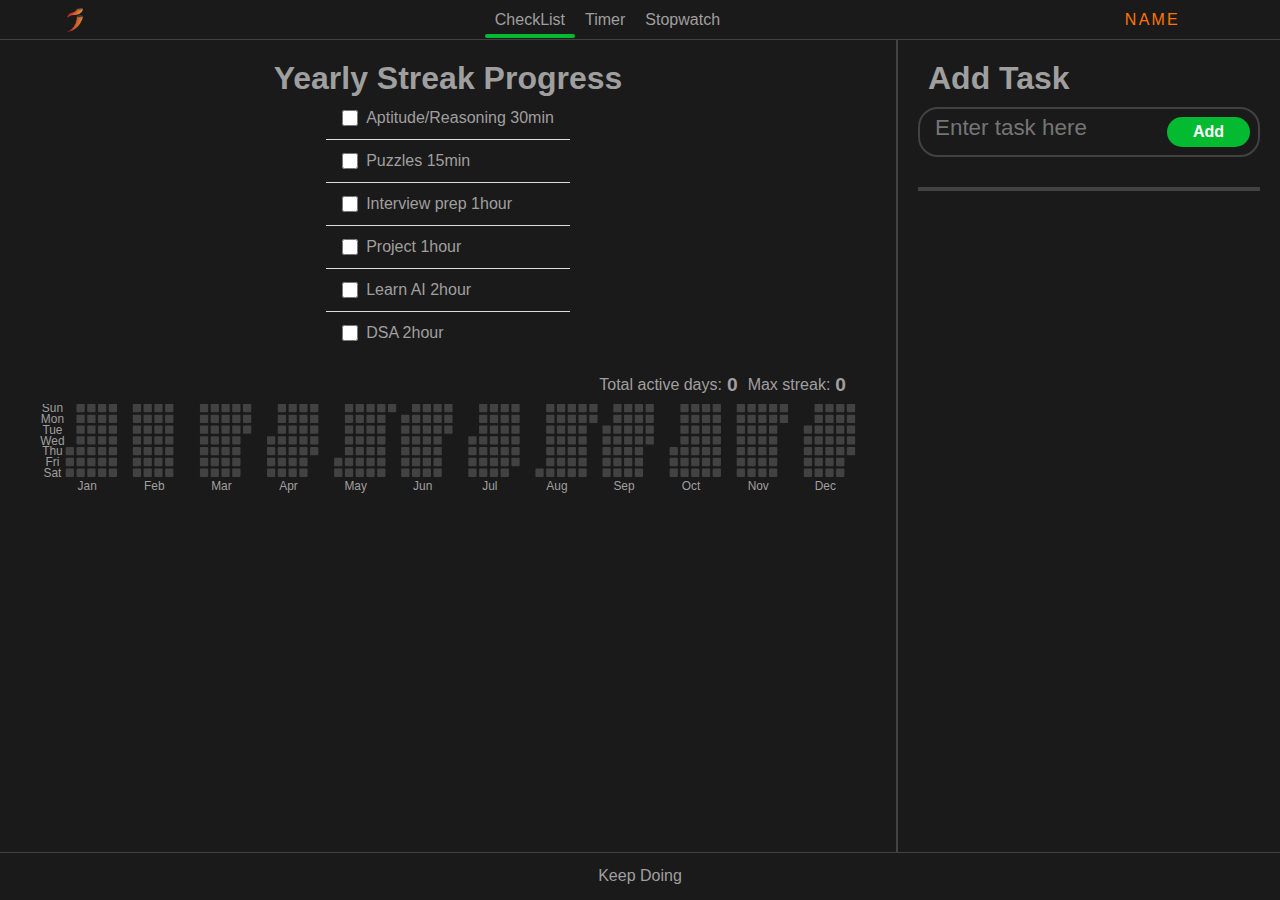
<file: index.html>
<!DOCTYPE html>
<html lang="en">

<head>
    <meta charset="UTF-8" />
    <meta name="viewport" content="width=device-width, initial-scale=1.0" />
    <title>Pomodoro Timer</title>
    <link rel="shortcut icon" href="./img/favicon.ico" type="image/x-icon" />
    <link rel="stylesheet" href="css/style.css" />
    <link rel="stylesheet" href="css/media.css" />
    <link rel="stylesheet" href="css/add-name.css" />
    <script src="js/clock-select.js" type="module"></script>
</head>

<body>
    <!-- -------add name------- -->
    <div class="add-name" id="addname">
        <div class="naming-blk center">
            <label for="naming">Please! Enter your name:</label>
            <input type="text" id="naming" />
            <button type="button" id="set-name">Ok</button>
        </div>
    </div>

    <div class="container" id="main-container">
        <!-- header -->
        <div class="header center" , id="header-id">
            <div class="head-container center">
                <div class="img center">
                    <img src="./img/jaitriya-icon.png" alt="profile-photo" />
                </div>
                <div class="choose-section center">
                    <nav>
                        <ul>
                            <li><a href="#" tabindex="1">CheckList</a></li>
                            <li><a href="#" tabindex="2">Timer</a></li>
                            <li><a href="#" tabindex="3">Stopwatch</a></li>
                        </ul>
                        <div id="marker" class="start-home"></div>
                    </nav>
                </div>
                <div class="name center"><span>name</span></div>
            </div>
        </div>

        <!-- main-page -->
        <div class="main-page center">
            <!-- --------clock section--------------- -->
            <div class="clock-section">
                <div class="time-dialogue center">

                    <div class="checklist-block center">
                        <div class="checklist-box center">
                            <h1>Yearly Streak Progress</h1>
                            <div class="list-check" id="technologyList">
                                <ul>
                                    <li>
                                        <div class="list-item">
                                            <input type="checkbox" id="quant-checkbox" />
                                            <label for="vue-checkbox">Aptitude/Reasoning 30min</label>
                                        </div>
                                    </li>
                                    <li>
                                        <div class="list-item">
                                            <input type="checkbox" id="puzz-checkbox" />
                                            <label for="react-checkbox">Puzzles 15min</label>
                                        </div>
                                    </li>
                                    <li>
                                        <div class="list-item">
                                            <input type="checkbox" id="intv-checkbox" />
                                            <label for="angular-checkbox">Interview prep 1hour</label>
                                        </div>
                                    </li>
                                    <li>
                                        <div class="list-item">
                                            <input type="checkbox" id="proj-checkbox" />
                                            <label for="angular-checkbox">Project 1hour</label>
                                        </div>
                                    </li>
                                    <li>
                                        <div class="list-item">
                                            <input type="checkbox" id="ai-checkbox" />
                                            <label for="angular-checkbox">Learn AI 2hour</label>
                                        </div>
                                    </li>
                                    <li>
                                        <div class="list-item">
                                            <input type="checkbox" id="dsa-checkbox" />
                                            <label for="angular-checkbox">DSA 2hour</label>
                                        </div>
                                    </li>
                                </ul>
                            </div>
                        </div>
                        <div class="day-streak">
                            <div class="streak-info">
                                Total active days: <span id="total-days">0</span> Max streak: <span
                                    id="max-streak">0</span>
                            </div>
                            <div class="day-streak-svg">
                                <svg id="streak-svg" width="100%" viewBox="0 0 985 120"></svg>
                            </div>
                        </div>
                    </div>

                    <div class="stopwatch-block center">
                        <div class="stopwatch-countdown-box">
                            <div class="stopwatch-countdown center">
                                <div class="inner-circle"></div>
                                <div class="time-stamp center">
                                    <div id="stopwatch-tiktok" class="center">
                                        <p>00:00:00<span>.0</span></p>
                                    </div>
                                </div>
                            </div>
                        </div>

                        <div class="stopwatch-controller controller-btn center">
                            <button type="button" id="reset" value="stopper" tabindex="9">
                                <svg xmlns="http://www.w3.org/2000/svg" height="32px" viewBox="0 -960 960 960"
                                    width="32px" fill="#FFFFFF">
                                    <path
                                        d="M440-122q-121-15-200.5-105.5T160-440q0-66 26-126.5T260-672l57 57q-38 34-57.5 79T240-440q0 88 56 155.5T440-202v80Zm80 0v-80q87-16 143.5-83T720-440q0-100-70-170t-170-70h-3l44 44-56 56-140-140 140-140 56 56-44 44h3q134 0 227 93t93 227q0 121-79.5 211.5T520-122Z" />
                                </svg>
                            </button>
                            <button type="button" id="play-pause" value="play" tabindex="10">
                                <svg xmlns="http://www.w3.org/2000/svg" height="32px" viewBox="0 -960 960 960"
                                    width="32px" fill="#FFFFFF">
                                    <path
                                        d="m380-300 280-180-280-180v360ZM480-80q-83 0-156-31.5T197-197q-54-54-85.5-127T80-480q0-83 31.5-156T197-763q54-54 127-85.5T480-880q83 0 156 31.5T763-763q54 54 85.5 127T880-480q0 83-31.5 156T763-197q-54 54-127 85.5T480-80Zm0-80q134 0 227-93t93-227q0-134-93-227t-227-93q-134 0-227 93t-93 227q0 134 93 227t227 93Zm0-320Z" />
                                </svg>
                            </button>
                            <button type="button" id="play-pause" value="pause" tabindex="11">
                                <svg xmlns="http://www.w3.org/2000/svg" height="32px" viewBox="0 -960 960 960"
                                    width="32px" fill="#FFFFFF">
                                    <path
                                        d="M326.67-326.67h306.66v-306.66H326.67v306.66ZM480.18-80q-82.83 0-155.67-31.5-72.84-31.5-127.18-85.83Q143-251.67 111.5-324.56T80-480.33q0-82.88 31.5-155.78Q143-709 197.33-763q54.34-54 127.23-85.5T480.33-880q82.88 0 155.78 31.5Q709-817 763-763t85.5 127Q880-563 880-480.18q0 82.83-31.5 155.67Q817-251.67 763-197.46q-54 54.21-127 85.84Q563-80 480.18-80Zm.15-66.67q139 0 236-97.33t97-236.33q0-139-96.87-236-96.88-97-236.46-97-138.67 0-236 96.87-97.33 96.88-97.33 236.46 0 138.67 97.33 236 97.33 97.33 236.33 97.33ZM480-480Z" />
                                </svg>
                            </button>
                        </div>
                    </div>

                    <div class="timer-block center">
                        <div class="timer-countdown-box">
                            <div class="timer-countdown center">
                                <div class="semicircle"></div>
                                <div class="semicircle"></div>
                                <div class="semicircle"></div>
                                <div class="outermost-circle"></div>
                                <div id="time-stamp" class="time-stamp center">
                                    <div id="timer-tiktok" class="tik-tok center">
                                        <select name="minutes" id="minutes" tabindex="2" title="minutes">
                                            <option value="00" selected>00</option>
                                        </select>
                                        <span>:</span>
                                        <select name="seconds" id="seconds" tabindex="3" title="seconds">
                                            <option value="00" selected>00</option>
                                        </select>
                                    </div>
                                    <div class="timer-repeater" title="Number of repeat">
                                        <span>0</span>
                                        <span>/</span>
                                        <select name="repeater" id="repeater" tabindex="4">
                                            <option value="1">1</option>
                                        </select>
                                    </div>
                                </div>
                            </div>
                        </div>

                        <div class="timer-controller controller-btn center">
                            <button type="button" id="reset" tabindex="5">
                                <svg xmlns="http://www.w3.org/2000/svg" height="32px" viewBox="0 -960 960 960"
                                    width="32px" fill="#FFFFFF">
                                    <path
                                        d="M440-122q-121-15-200.5-105.5T160-440q0-66 26-126.5T260-672l57 57q-38 34-57.5 79T240-440q0 88 56 155.5T440-202v80Zm80 0v-80q87-16 143.5-83T720-440q0-100-70-170t-170-70h-3l44 44-56 56-140-140 140-140 56 56-44 44h3q134 0 227 93t93 227q0 121-79.5 211.5T520-122Z" />
                                </svg>
                            </button>
                            <button type="button" id="play-pause" value="play" tabindex="6">
                                <svg xmlns="http://www.w3.org/2000/svg" height="32px" viewBox="0 -960 960 960"
                                    width="32px" fill="#FFFFFF">
                                    <path
                                        d="m380-300 280-180-280-180v360ZM480-80q-83 0-156-31.5T197-197q-54-54-85.5-127T80-480q0-83 31.5-156T197-763q54-54 127-85.5T480-880q83 0 156 31.5T763-763q54 54 85.5 127T880-480q0 83-31.5 156T763-197q-54 54-127 85.5T480-80Zm0-80q134 0 227-93t93-227q0-134-93-227t-227-93q-134 0-227 93t-93 227q0 134 93 227t227 93Zm0-320Z" />
                                </svg>
                            </button>
                            <button type="button" id="play-pause" value="pause" tabindex="7">
                                <svg xmlns="http://www.w3.org/2000/svg" height="32px" viewBox="0 -960 960 960"
                                    width="32px" fill="#FFFFFF">
                                    <path
                                        d="M326.67-326.67h306.66v-306.66H326.67v306.66ZM480.18-80q-82.83 0-155.67-31.5-72.84-31.5-127.18-85.83Q143-251.67 111.5-324.56T80-480.33q0-82.88 31.5-155.78Q143-709 197.33-763q54.34-54 127.23-85.5T480.33-880q82.88 0 155.78 31.5Q709-817 763-763t85.5 127Q880-563 880-480.18q0 82.83-31.5 155.67Q817-251.67 763-197.46q-54 54.21-127 85.84Q563-80 480.18-80Zm.15-66.67q139 0 236-97.33t97-236.33q0-139-96.87-236-96.88-97-236.46-97-138.67 0-236 96.87-97.33 96.88-97.33 236.46 0 138.67 97.33 236 97.33 97.33 236.33 97.33ZM480-480Z" />
                                </svg>
                            </button>
                        </div>
                    </div>
                </div>
            </div>

            <!-- --------task section--------------- -->
            <div class="task-section">
                <div class="add-items-block">
                    <div class="to-do-app">
                        <p>Add Task</p>
                    </div>
                    <div class="box-shadow-bottom">
                        <div class="task-dialog">
                            <div class="input-task-area">
                                <input type="text" id="input-task" placeholder="Enter task here" tabindex="12" />
                            </div>
                            <button accesskey="s" type="submit" tabindex="14">Add</button>
                        </div>
                    </div>
                </div>
                <div class="task-lister">
                    <div class="today-text-bar margin-right-10 diff-task-list">
                        <ul id="today-task-list">
                        </ul>
                    </div>
                </div>
            </div>
        </div>
        <div class="footer center">
            <p>Keep Doing</p>
        </div>
    </div>

    <script>
        document.addEventListener("DOMContentLoaded", () => {
            let marker = document.querySelector("#marker");
            let item = document.querySelectorAll("nav a");
            let activePage = window.location.pathname;

            let activeLink = Array.from(item).find((link) =>
                link.href.includes(activePage)
            );
            if (activeLink) {
                marker.style.width = activeLink.offsetWidth + 20 + "px";
                marker.style.left = activeLink.offsetLeft - 10 + "px";
            }

            function indicator(e) {
                marker.style.width = e.offsetWidth + 20 + "px";
                marker.style.left = e.offsetLeft - 10 + "px";
            }
            item.forEach((link) => {
                link.addEventListener("click", (e) => {
                    indicator(e.target);
                });
            });
        });
    </script>
    <script src="js/timer.js" type="module"></script>
    <script src="js/stopwatch.js" type="module"></script>
    <script src="js/todo.js" type="module"></script>
    <script src="js/addname.js" type="module"></script>
    <script src="js/streak-tracket.js" type="module"></script>
</body>

</html>
</file>
<file: css/style.css>
:root {
    --gray-900: #1a1a1a;
    --gray-500: #424242;
    --gray-200: #656363;
    --gr-900: #0a4a00;
    --gr-300: #04ba3180;
    --gr-100: #defff5;
    --red-900: #8b0606;
    --red-300: #d93131;
    --white: #fff;
    --text: #a09f9f;
    --black: #000;
    --pause: #ff7500;
    --b1: #b1b1b1;
    --crossed: #5d5959;
    --repeater: #08f9ff4d;
}

* {
    padding: 0px;
    margin: 0px;
    box-sizing: border-box;
    font-family: 'Gill Sans', 'Gill Sans MT', Calibri, 'Trebuchet MS', sans-serif;
    color: var(--text);
}

::-webkit-scrollbar {
    width: 6px;
}

::-webkit-scrollbar-track {
    background: var(--gray-900);
}

::-webkit-scrollbar-thumb {
    background: var(--gray-500);
    border-radius: 8px;
}

::-webkit-scrollbar-thumb:hover {
    background: var(--gray-500);
}

:focus-visible {
    outline: 1px solid var(--red-300);
}

.svg-white-to-black {
    filter: invert(100%) sepia(100%) saturate(0%) hue-rotate(0deg) brightness(100%) contrast(100%);

}

.container {
    width: 100vw;
    height: 100vh;
    background-color: var(--gray-900);
    overflow-y: auto;
}

.center {
    display: flex;
    justify-content: center;
    align-items: center;
}

/* header */
.head-container {
    justify-content: space-between;
    flex-direction: row;
    width: 100%;
    height: 40px;
    padding: 0px 100px 0px 60px;
    border-bottom: 1px solid var(--gray-500);
    /* filter: drop-shadow(0 5px 15px var(--red-900)); */
}

.img {
    height: 30px;
    width: 30px;
    border-radius: 50%;
}

.img img {
    height: 100%;
    width: 100%;
}

.choose-section {
    height: 100%;
    flex-direction: row;
}

.choose-section nav {
    position: relative;
}

nav ul {
    display: flex;
}

nav ul li {
    list-style: none;
    padding: 5px 10px;
}

nav ul li a {
    position: relative;
    text-decoration: none;
    color: var(--text);
    font-size: 1em;
    font-weight: 400;
}

.name span {
    color: var(--pause);
    text-transform: uppercase;
    letter-spacing: 0.25ch;
}

/* main-page */
.main-page {
    flex-direction: row;
    width: 100%;
    background: var(--gray-900);
}

.clock-section {
    height: 100%;
    width: 70%;
    margin: 20px 0;
    overflow-y: scroll;
}

#marker {
    position: absolute;
    color: var(--white);
    border: 1px solid var(--gr-900);
    border-bottom: 3px solid var(--gr-900);
    border-radius: 10px;
    background: transparent;
    transition: 0.5s;
    pointer-events: none;
    /* visibility: hidden; */
}

/* times */
.time-dialogue {
    position: relative;
    height: 530px;
    margin: auto;
}

/* checklist-section */
.checklist-block {
    position: absolute;
    flex-direction: column;
    justify-content: flex-start;
    width: 100%;
    height: 100%;
}

.checklist-box {
    flex-direction: column;
    margin-top: 20px;
    width: 100%;
}

.list-check ul {
    list-style: none;
    padding: 0;
    margin: 0;
}

.list-check ul li {
    border-bottom: 1px solid #ddd;
}

.list-check ul li:last-child {
    border-bottom: none;
    /* Remove border from last item */
    border-bottom-left-radius: 8px;
    border-bottom-right-radius: 8px;
}

.list-check ul li:first-child {
    border-top-left-radius: 8px;
    border-top-right-radius: 8px;
}

.list-item {
    display: flex;
    align-items: center;
    padding: 0.75rem 1rem;
    cursor: pointer;
    /* Make list items clickable */
}

.list-check ul li input[type="checkbox"] {
    width: 1rem;
    height: 1rem;
    margin-right: 0.5rem;
    accent-color: var(--gr-900);
    border: 1px solid var(--gr-100);
    border-radius: 4px;
}

.list-check ul li label {
    flex-grow: 1;
    /* Allow label to take up available space */
    font-size: 1rem;
    color: var(--text);
}

.day-streak {
    width: calc(100% - 60px);
    padding: 10px;
    margin-top: 10px;
}

.streak-info {
    width: 100%;
    font-size: 1rem;
    margin-bottom: 8px;
    display: flex;
    justify-content: end;
    align-items: center;
}

.streak-info span {
    padding: 0 10px 0 05px;
    font-size: 1.2rem;
    font-weight: 600;
}

.day-streak-svg {
    width: 100%;
}

.month-label {
    fill: var(--text);
    font-size: 0.9rem;
    text-anchor: middle;
}

.day {
    fill: var(--gray-500);
    /* stroke: #1c1c1c; */
}

.completed {
    fill: var(--gr-900);
    /* stroke: var(--gr-900); */
}

/* timer-section */
.timer-block {
    position: absolute;
    flex-direction: column;
    margin-top: 80px;
    visibility: hidden;
}

.timer-countdown-box {
    position: relative;
    height: 400px;
    width: 400px;
}

.controller-btn {
    justify-content: space-around;
    margin-top: 40px;
    width: 100%;
}

.controller-btn button {
    padding: 10px 60px 8px;
    border-radius: 20px;
    cursor: pointer;
}

.controller-btn button:nth-child(1) {
    border: 2px solid var(--red-900);
    background-color: var(--red-900);
    display: none;
}

.controller-btn button:nth-child(2) {
    border: 2px solid var(--gr-900);
    background-color: var(--gr-900);
}

.controller-btn button:nth-child(3) {
    border: 2px solid var(--pause);
    background-color: var(--pause);
    display: none;

}

.controller-btn button:nth-child(1):hover {
    background-color: transparent;
    transition: 0.1s;
}

.controller-btn button:nth-child(2):hover {
    background-color: transparent;
    transition: 0.1s;
}

.controller-btn button:nth-child(3):hover {
    background-color: transparent;
    transition: 0.1s;
}

.timer-countdown {
    position: absolute;
    height: 400px;
    width: 400px;
    border-radius: 50%;
    color: var(--text);
    background-color: var(--red-900);
    overflow: hidden;
    z-index: 1;
}

.semicircle {
    width: 50%;
    height: 100%;
    position: absolute;
    top: 0;
    left: 0;
    transform-origin: right center;
}

.semicircle:nth-child(1) {
    background-color: var(--pause);
    z-index: 2;
    display: none;
}

.semicircle:nth-child(2) {
    background-color: var(--pause);
    z-index: 3;
    display: none;
}

.semicircle:nth-child(3) {
    background-color: var(--red-900);
    z-index: 4;
    display: none;
}

.outermost-circle {
    width: 390px;
    height: 390px;
    background-color: var(--gray-900);
    border-radius: 50%;
    z-index: 5;
    /* display: none; */
}

.time-stamp {
    position: absolute;
    width: 200px;
    height: 140px;
    z-index: 6;
    flex-direction: column;
}

.time-stamp.disable {
    opacity: 0.9;
    pointer-events: none;
}

.tik-tok {
    width: 250px;
    height: 100px;
    margin-top: 30px;
    z-index: 7;
    flex-direction: row;
}

.tik-tok select,
.timer-repeater select {
    -webkit-appearance: none;
    -moz-appearance: none;
    appearance: none;
    text-align: center;
    border: 1px solid var(--pause);
    border-radius: 8px;
    color: var(--text);
    background-color: var(--gray-900);
    font-size: 80px;
    cursor: pointer;
}

.tik-tok select option {
    font-size: 24px;
}

.tik-tok span {
    text-align: center;
    font-size: 4em;
    font-family: poppins;
}

.timer-repeater {
    margin-top: 20px;
}

.timer-repeater select {
    font-size: 2em;
    padding: 0 5px;
    border: 1px solid var(--red-300);
    border-radius: 8px;
}

.timer-repeater span {
    font-size: 2em;
}


/* stopwatch-section */
.stopwatch-block {
    flex-direction: column;
    position: absolute;
    margin-top: 80px;
    visibility: hidden;
}

.stopwatch-countdown-box {
    position: relative;
    height: 400px;
    width: 400px;
}

.stopwatch-countdown {
    position: absolute;
    height: 400px;
    width: 400px;
    border-radius: 50%;
    background-color: var(--gr-900);
    color: var(--text);
    overflow: hidden;
    z-index: 1;
}

.inner-circle {
    width: 390px;
    height: 390px;
    background-color: var(--gray-900);
    border-radius: 50%;
    z-index: 5;
}

#stopwatch-tiktok {
    width: 300px;
}

#stopwatch-tiktok p {
    display: block;
    margin: auto;
    font-size: 4em;
    font-family: 'Segoe UI';
}

#stopwatch-tiktok p span {
    color: var(--gr-900);
    font-size: 40px;
}

/* .task-section */
.task-section {
    position: relative;
    height: 100%;
    width: 30%;
    padding: 20px;
    border-left: 2px solid var(--gray-500);
    background-color: var(--gray-900);
}

.to-do-app {
    width: 100%;
    margin-bottom: 10px;
}

.to-do-app p {
    display: flex;
    margin-left: 10px;
    align-items: center;
    font-size: 2em;
    font-weight: 600;
}

.add-items-block {
    border-bottom: 4px solid var(--gray-500);
    padding-bottom: 20px;
    margin-bottom: 10px;
}

.task-dialog {
    display: flex;
    justify-content: space-between;
    border-radius: 20px;
    margin-bottom: 10px;
    border: solid 2px var(--gray-500);

}

.input-task-area {
    margin-left: 15px;
}

.input-task-area input {
    border: none;
    outline: none;
    background-color: transparent;
}

.input-task-area input {
    padding: 6px 8px 0 0;
    font-size: 1.4em;
    width: 100%;
}


.task-dialog button {
    padding: 4px 24px;
    margin: 8px 8px;
    font-size: 1em;
    font-weight: 600;
    border: none;
    color: #fff;
    border-radius: 20px;
    background-color: var(--gr-900);
    border: 2px solid var(--gr-300);
    cursor: pointer;
}

.task-dialog button:hover {
    background-color: transparent;
    color: var(--gr-900);
    transition: 0.2s;
}

.space-between {
    justify-content: space-between;
}

.margin-right-10 {
    margin: 0 10px 0 0;
}

.task-lister {
    overflow-y: auto;
    height: calc(100% - 150px);
    padding-top: 8px;
    scroll-behavior: auto;
}

.task-lister div ul {
    margin: 6px 0;
}

.task-item {
    list-style: none;
    font-size: 1em;
    padding: 14px 30px 18px 42px;
    user-select: none;
    margin: 6px 0 0 0;
    border: 1px solid var(--gray-500);
    border-radius: 16px;
    position: relative;
    cursor: pointer;
}
.task-item img {
    position: absolute;
    border-radius: 50%;
    left: 12px;
    top: calc(50% - 8px);
}

.task-done {
    color: var(--crossed);
    text-decoration: line-through;
    border: 1px solid var(--gray-500);
    background-color: var(--gray-900);
}

.task-item p {
    position: absolute;
    right: 40px;
    bottom: 2px;
    font-size: .7em;
}

.kebab-icon {
    position: absolute;
    display: inline-block;
    width: 20px;
    height: 20px;
    right: 4px;
    padding: 2px 4px;
    margin: 4px;
    background-color: transparent;
    top: calc(50% - 18px);
}

.kebab-icon span {
    display: block;
    width: 5px;
    height: 5px;
    margin: 3px auto;
    background-color: var(--text);
    border-radius: 50%;
}

/* Dropdown Menu */
.kebab-menu {
    position: absolute;
    right: 24px;
    background-color: var(--gray-900);
    border: 1px solid var(--gray-500);
    border-radius: 4px;
    list-style: none;
    padding: 8px 0;
    margin: 0;
    z-index: 10;
}

.kebab-menu li {
    padding: 2px 12px;
    cursor: pointer;
    transition: background-color 0.2s;
}

.kebab-menu li:hover {
    background-color: #f0f0f0;
}

.hidden {
    display: none;
}

.task-lister div ul li:hover div {
    opacity: 100;
    transition: 0.5s;
}

#daily-task-list li:hover div img:nth-child(2) {
    display: none;
}



/* footer start */
.footer {
    padding: 14px;
    border-top: 1px solid var(--gray-500);
}

.footer p {
    /* filter: drop-shadow(0 12px 15px #a70101); */
    color: var(--bg-100);
}
</file>
<file: css/media.css>
/* -----@media queries----- */
@media only screen and (max-width: 942px) {
    .main-page {
        flex-direction: column;
    }
    .clock-section{
        width: 100%;
        /* overflow: scroll; */
    }
    .task-section{
        width: 100%;
    }
    .timer-countdown-box, .stopwatch-countdown-box {
        height: 300px;
        width:300px;
    }
    .timer-countdown, .stopwatch-countdown {
        height: 300px;
        width:300px;
    }
    .outermost-circle, .inner-circle {
        height: 290px;
        width:290px;
    }
    #stopwatch-tiktok p {
        font-size: 3em;
    }
    #stopwatch-tiktok p span {
        font-size: 30px;
    }
    .controller-btn button {
        padding: 6px 40px 4px;
        border-radius: 20px;
        cursor: pointer;
    }
}
@media only screen and (max-width: 1024px) and (min-width: 942px) {
    .task-section{
        width: 40%;
    }
}
@media only screen and (min-width: 942px) {
    .main-page {
        height: calc(100vh - 88px);
    }
}
</file>
<file: css/add-name.css>
:root {
    --gr-900: #04ba31;
    --pause: #ff7500;
}

.add-name {
    position: absolute;
    top: 50%;
    left: 50%;
    transform: translate(-50%, -50%);
    height: 150px;
    width: 300px;
    border: 3px solid var(--gr-900);
    border-radius: 16px ;
    display: none;
    justify-content: center;
    align-items: center;
    z-index: 10;

    /* filter: blur(8px); */
    /* backdrop-filter: blur(8px); */
}
.naming-blk {
    width: 100%;
    height: 100%;
    flex-direction: column;
}
.naming-blk input {
    width: 200px;
    padding: 8px;
    outline: none;
    border: 2px solid var(--pause);
    border-radius: 8px;
}
#set-name {
    padding: 4px 16px ;
    margin-top: 20px;
    font-weight: 550;
    color: white;
    background-color: var(--gr-900);
    border: 2px solid var(--gr-900);
    border-radius: 8px;
    cursor: pointer;
}
#set-name:hover {
    color: var(--gr-900);
    font-weight: 600;
    background-color: transparent;
    border: 2px solid var(--gr-900);
}
</file>
